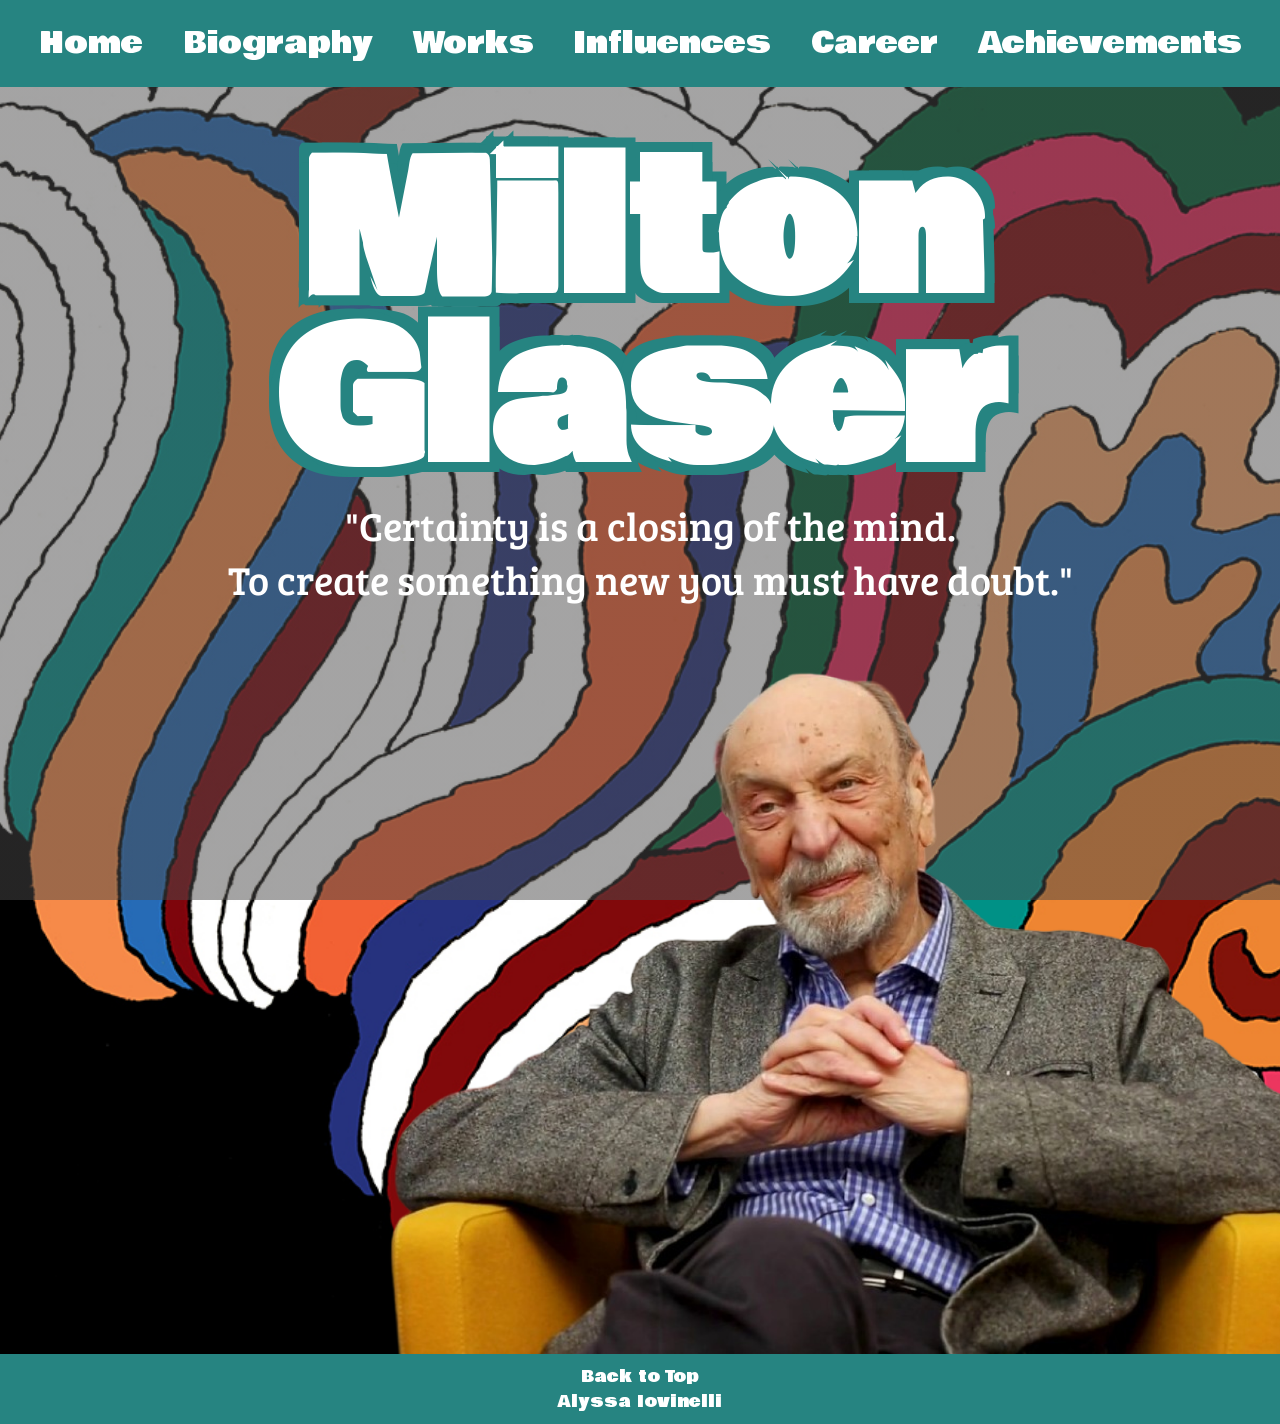
<file: index.html>
<!DOCTYPE html>
<html lang="en">
  <head>
    <meta charset="UTF-8">
    <title>HTML 5 Boilerplate</title>
    <link rel="stylesheet" href="css/style.css">
    <style>

@import url('https://fonts.googleapis.com/css2?family=Bowlby+One&family=Bree+Serif&display=swap');

</style>
  </head>
  <body class="index-body">
    
    <header>
    <nav class="menu">
      <ul class="home-nav-bar">
        <li><a href="index.html" class="index-home">Home</a></li>
        <li><a href="biography.html" class="bio-home">Biography</a></li>
        <li><a href="works.html" class="works-home">Works</a></li>
        <li><a href="influences.html" class="influences-home">Influences</a></li>
        <li><a href="career.html" class="career-home">Career</a></li>
        <li><a href="achievements.html" class="achievements-home">Achievements</a></li>
      </ul>
    </nav>
  </header>
   
    <h1>Milton<br>Glaser</h1>

    <section>
      <p class="intro-quote">"Certainty is a closing of the mind.<br>To create something new you must have doubt."</p>
      <img src="images/glaser_cutout.png" alt="Milton Glaser" class="milton-glaser">
    </section>
    
  <footer>
    <a href="#top">Back to Top</a>
    <p>Alyssa Iovinelli</p>
  </footer>

  </body>
</html>
</file>
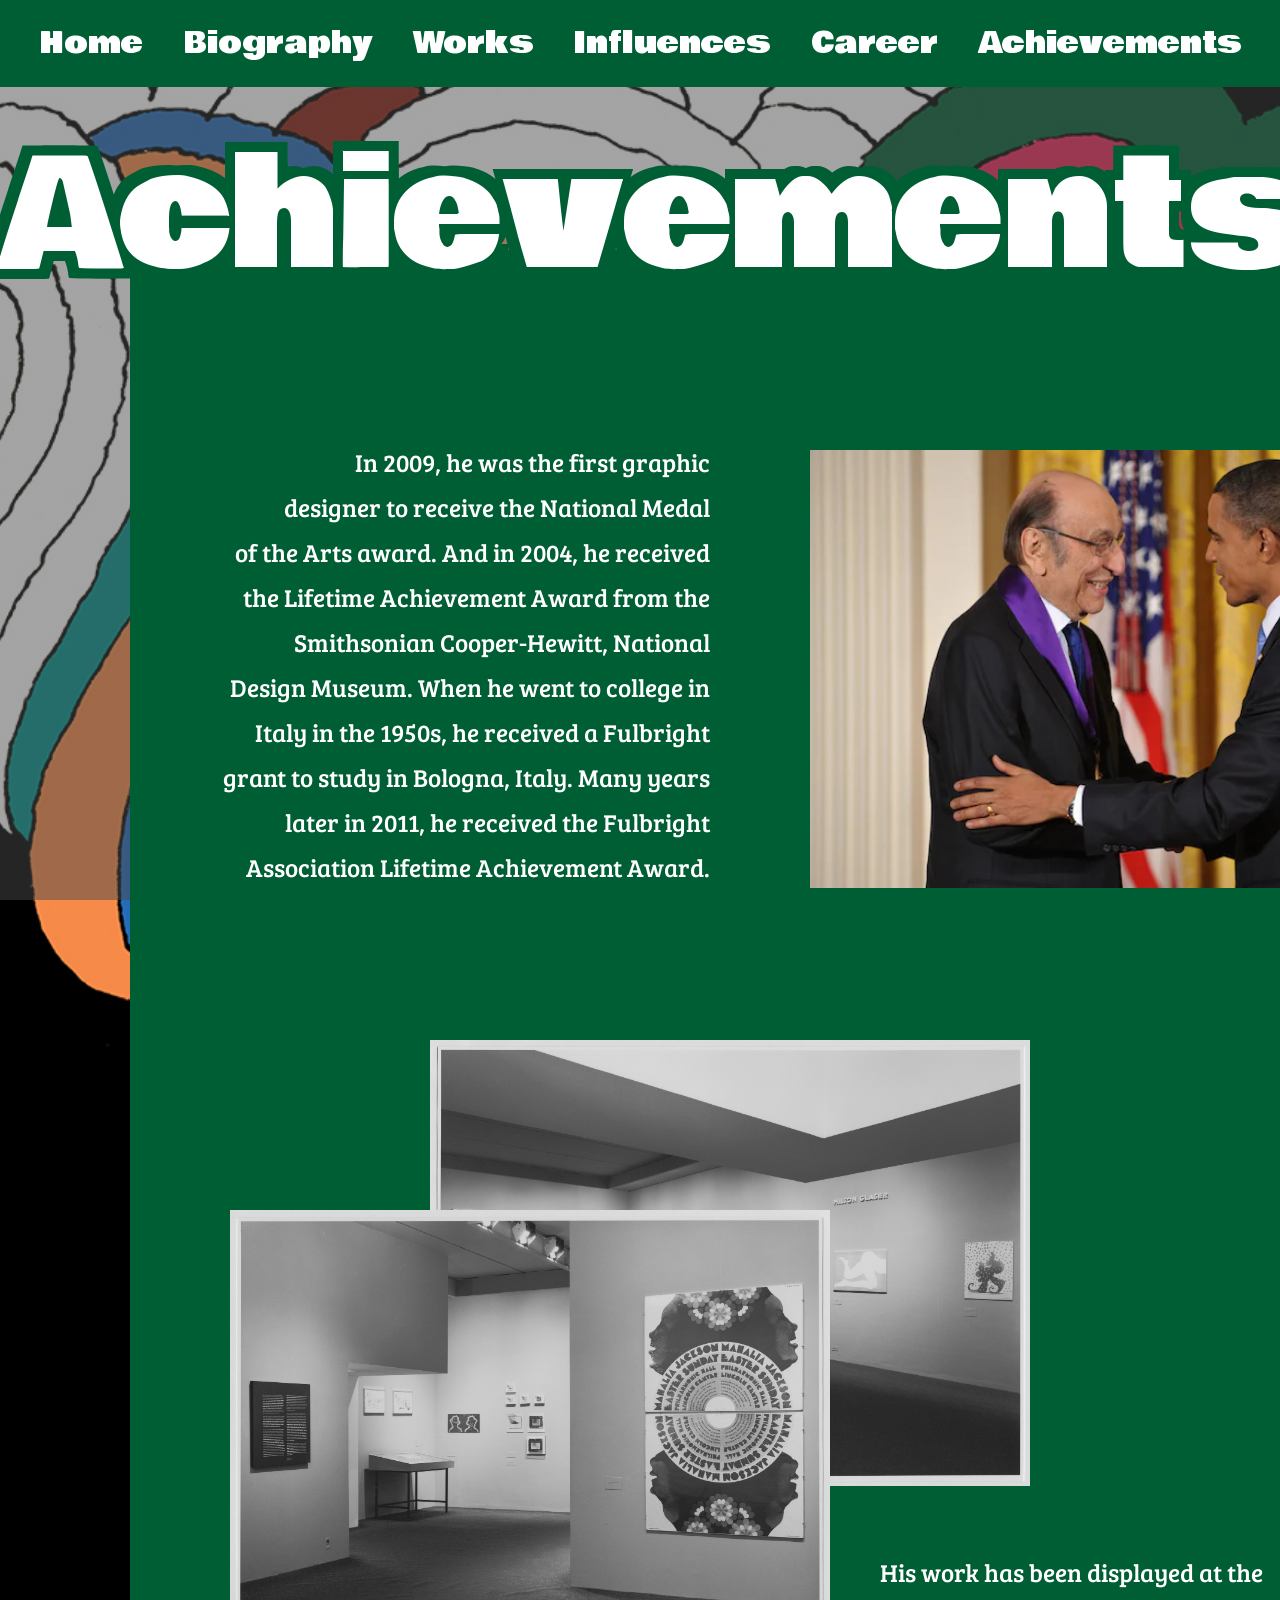
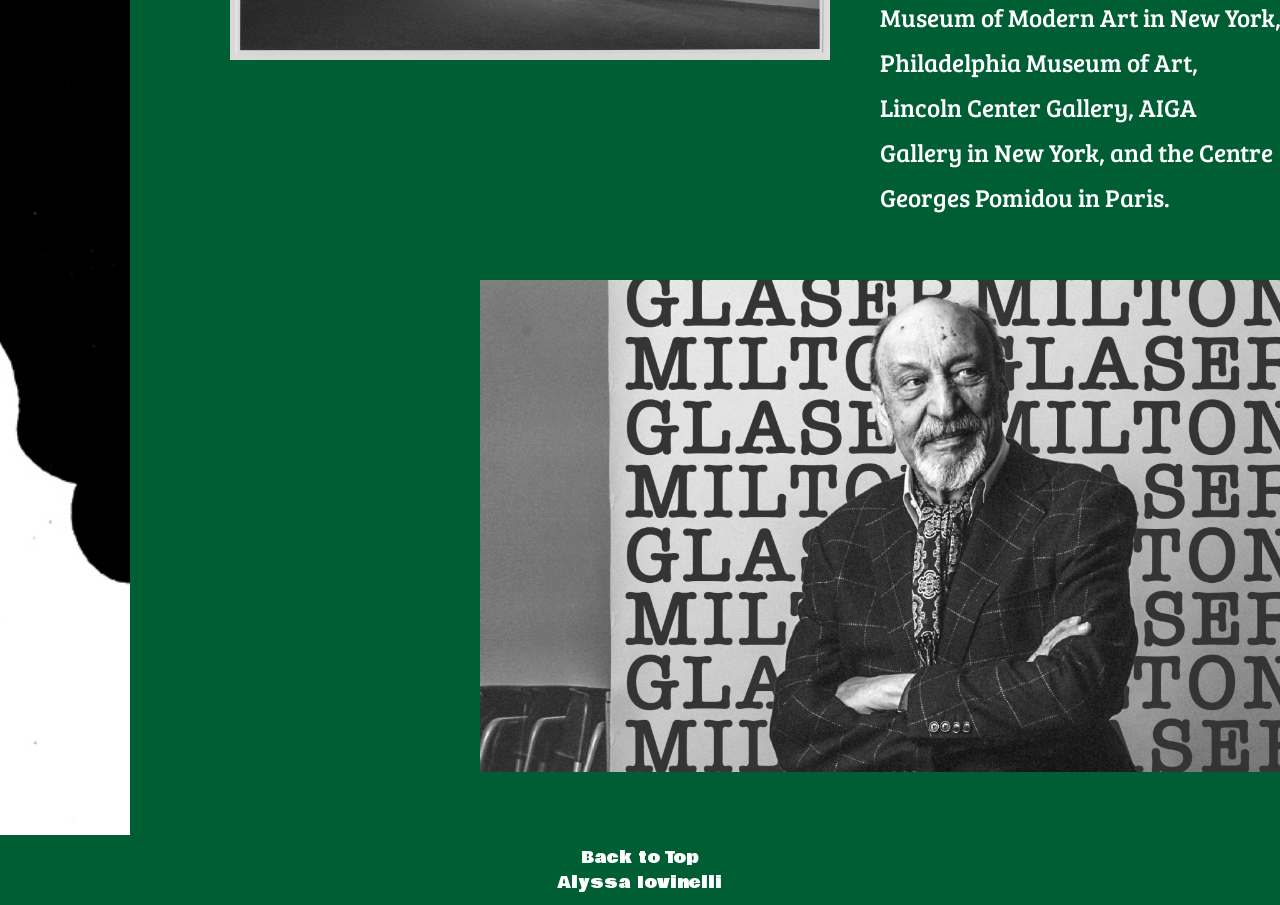
<file: achievements.html>
<!DOCTYPE html>
<html lang="en">
  <head>
    <meta charset="UTF-8">
    <title>HTML 5 Boilerplate</title>
    <link rel="stylesheet" href="css/style.css">

    <style>

      @import url('https://fonts.googleapis.com/css2?family=Bowlby+One&family=Bree+Serif&display=swap');

    </style>

  </head>
  <body class="achievements-body">

    <header>
    <nav class="menu">
      <ul class="achievements-nav-bar">
        <li><a href="index.html" class="index-home">Home</a></li>
        <li><a href="biography.html" class="bio-home">Biography</a></li>
        <li><a href="works.html" class="works-home">Works</a></li>
        <li><a href="influences.html" class="influences-home">Influences</a></li>
        <li><a href="career.html" class="career-home">Career</a></li>
        <li><a href="achievements.html" class="achievements-home">Achievements</a></li>
      </ul>
    </nav>
  </header>

    <p class="achievements-title">Achievements</p>
    <div class="rectangle5 achievements-grid">

      <p class="obama_para">In 2009, he was the first graphic<br>designer to receive the National Medal<br>of the Arts award.  And in 2004, he received<br>the Lifetime Achievement Award from the<br>Smithsonian Cooper-Hewitt, National<br>Design Museum. When he went to college in<br>Italy in the 1950s, he received a Fulbright<br>grant to study in Bologna, Italy. Many years<br>later in 2011, he received the Fulbright<br>Association Lifetime Achievement Award.</p>
      <img class="glaser_medal reveal" src="images/glaser_medal.jpg" alt="Milton Glaser receiving the National Medal of the Arts award from former President Barack Obama">

      <p class="moma_para">His work has been displayed at the<br>Museum of Modern Art in New York,<br>Philadelphia Museum of Art,<br>Lincoln Center Gallery, AIGA<br>Gallery in New York, and the Centre<br>Georges Pomidou in Paris.</p>
      <img class= "moma_1 scroll-slide-left" src="images/moma_1.jpg" alt="gallery view of Glaser's work displayed at the Museum of Modern Art in New York" class="moma-1">
      <img class= "moma_2 scroll-slide-right" src="images/moma_2.jpg" alt="gallery view of Glaser's work displayed at the Museum of Modern Art in New York" class="moma-2">

    <img class= "milton_crossing_arms scroll-slide-right" src="images/milton_crossing_arms.jpg" alt="Milton Glaser crossing his arms and looking away from the camera" class="milton-crossing-arms">

    </div>

    <footer class="achievements-footer">
    <a href="#top">Back to Top</a>
    <p>Alyssa Iovinelli</p>
  </footer>

  </body>
</html>
</file>
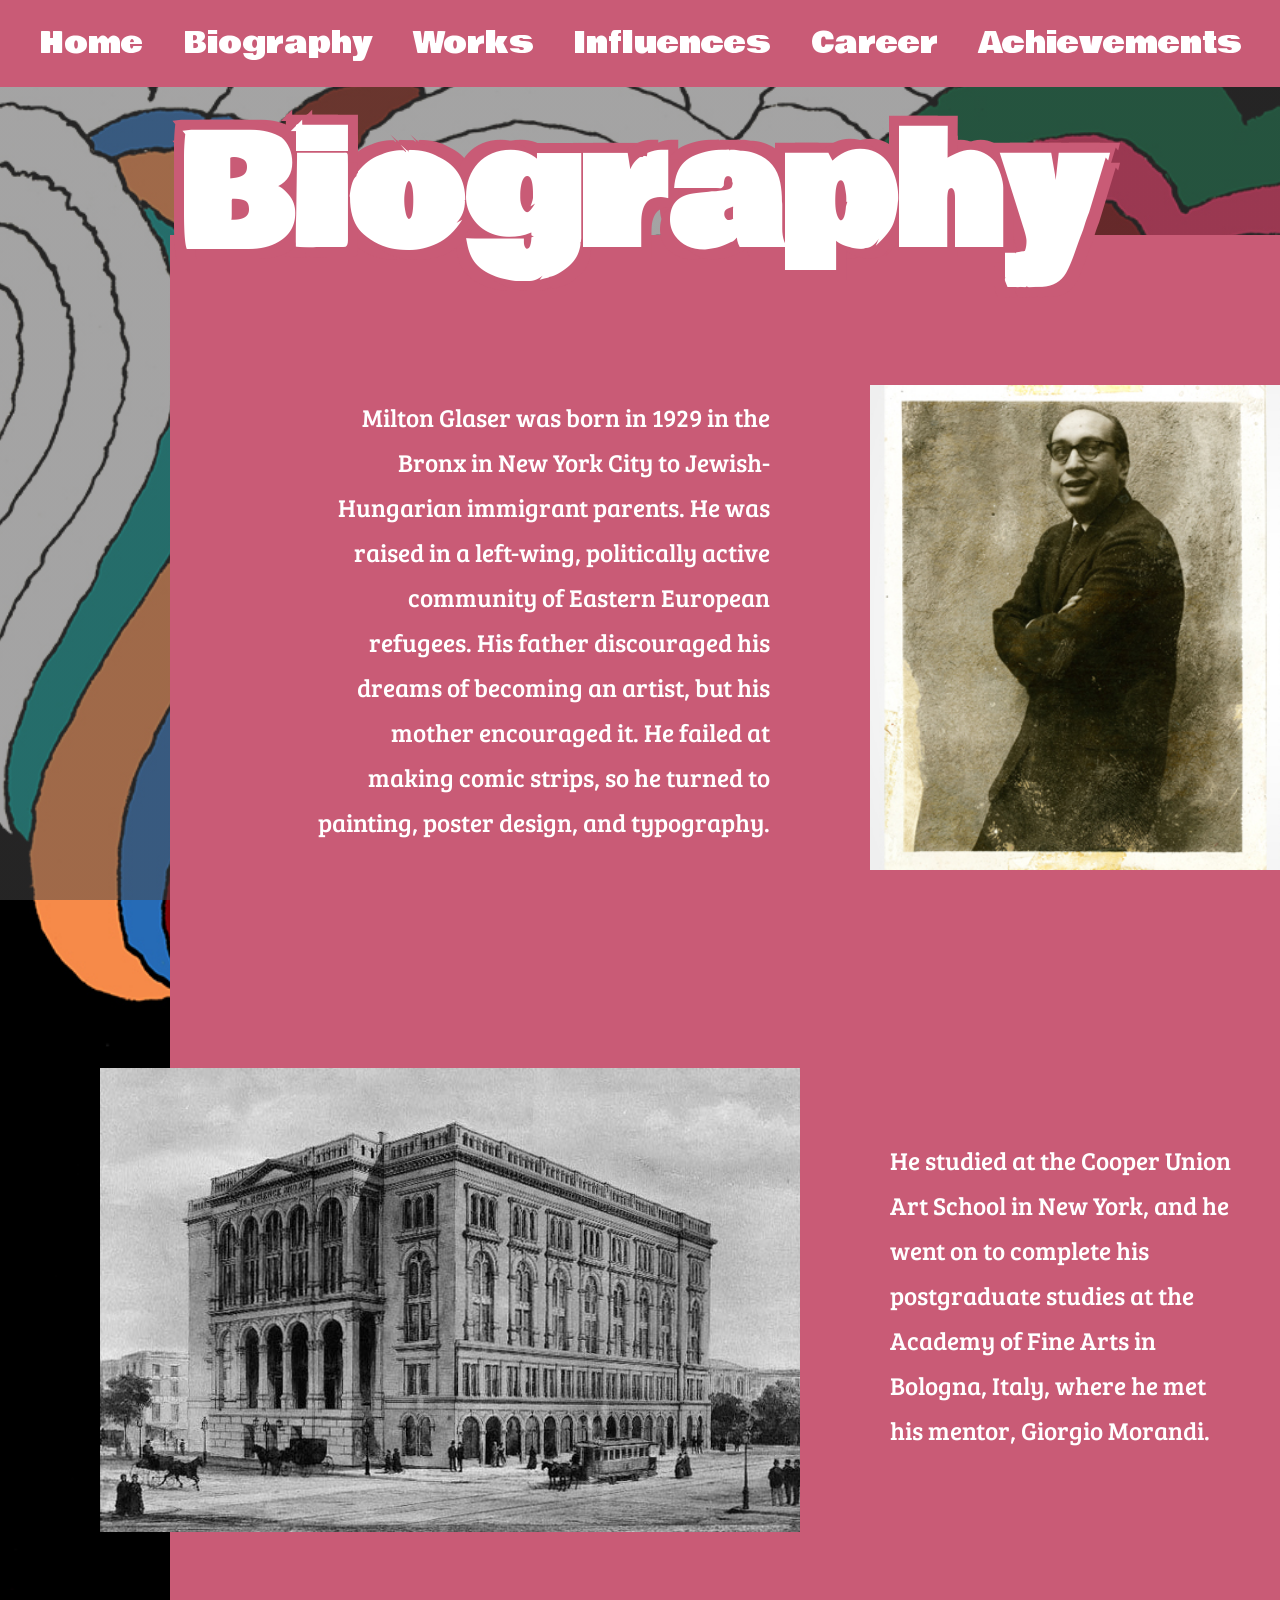
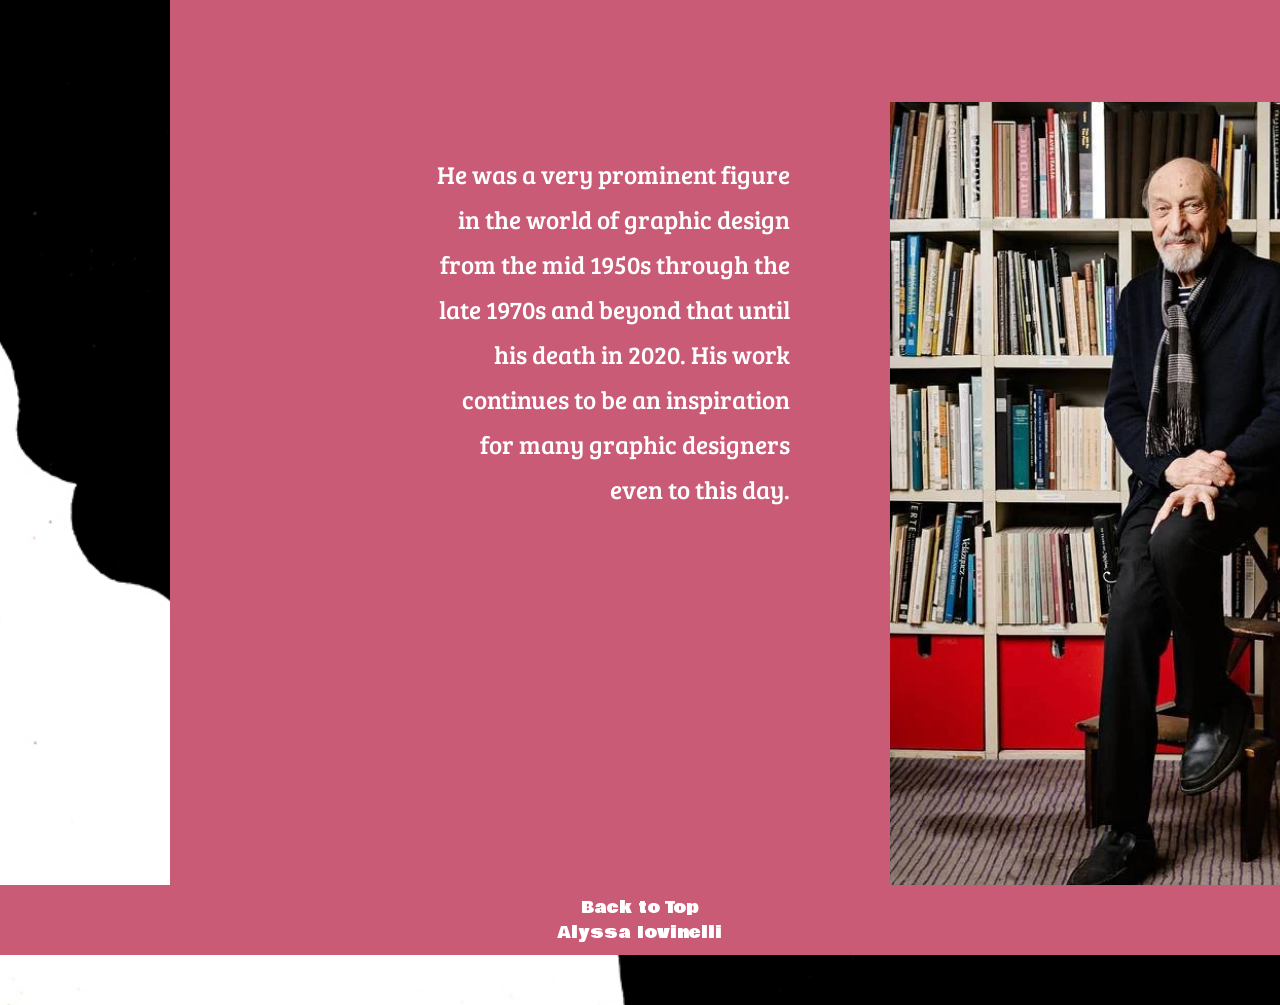
<file: biography.html>
<!DOCTYPE html>
<html lang="en">

<head>
  <meta charset="UTF-8">
  <title>HTML 5 Boilerplate</title>
  <link rel="stylesheet" href="css/style.css">
  <style>
    @import url('https://fonts.googleapis.com/css2?family=Bowlby+One&family=Bree+Serif&display=swap');
  </style>
</head>

<body class="bio-body">
  <header>
    <nav class="menu">
      <ul class="bio-nav-bar">
        <li><a href="index.html" class="index-home">Home</a></li>
        <li><a href="biography.html" class="bio-home">Biography</a></li>
        <li><a href="works.html" class="works-home">Works</a></li>
        <li><a href="influences.html" class="influences-home">Influences</a></li>
        <li><a href="career.html" class="career-home">Career</a></li>
        <li><a href="achievements.html" class="achievements-home">Achievements</a></li>
      </ul>
    </nav>
  </header>

  <h2>Biography</h2>
  <div class="rectangle1 bio-grid">
    <p class="family-bio-para">Milton Glaser was born in 1929 in the<br>Bronx in New York City to Jewish-<br>Hungarian
      immigrant parents. He was<br>raised in a left-wing, politically active<br>community of Eastern
      European<br>refugees. His father discouraged his<br>dreams of becoming an artist, but his<br>mother encouraged it.
      He failed at<br>making comic strips, so he turned to<br>painting, poster design, and typography.</p>
    <img class="family-bio-image reveal" src="images/young_glaser.jpg" alt="Young adult Milton Glaser">

    <p class="cooper-union-para">He studied at the Cooper Union<br>Art School in New York, and he<br>went on to complete
      his<br>postgraduate studies at the<br>Academy of Fine Arts in<br>Bologna, Italy, where he met<br>his mentor,
      Giorgio Morandi.</p>
    <img class="cooper-union-image scroll-slide-right" src="images/cooper_union.jpg"
      alt="The Cooper Union Art School in New York City where Milton Glaser studied in the early 1950s">

    <p class="glaser-seated-para">He was a very prominent figure<br>in the world of graphic design<br>from the mid 1950s
      through the<br>late 1970s and beyond that until<br>his death in 2020. His work<br>continues to be an
      inspiration<br>for many graphic designers<br>even to this day.</p>
    <img class="glaser-seated-image scroll-slide-left" src="images/seated_standing_glaser.jpg"
      alt="Milton Glaser seated in front of a bookshelf">
  </div>

  <footer class="bio-footer">
    <a href="#top">Back to Top</a>
    <p>Alyssa Iovinelli</p>
  </footer>

</body>

</html>
</file>
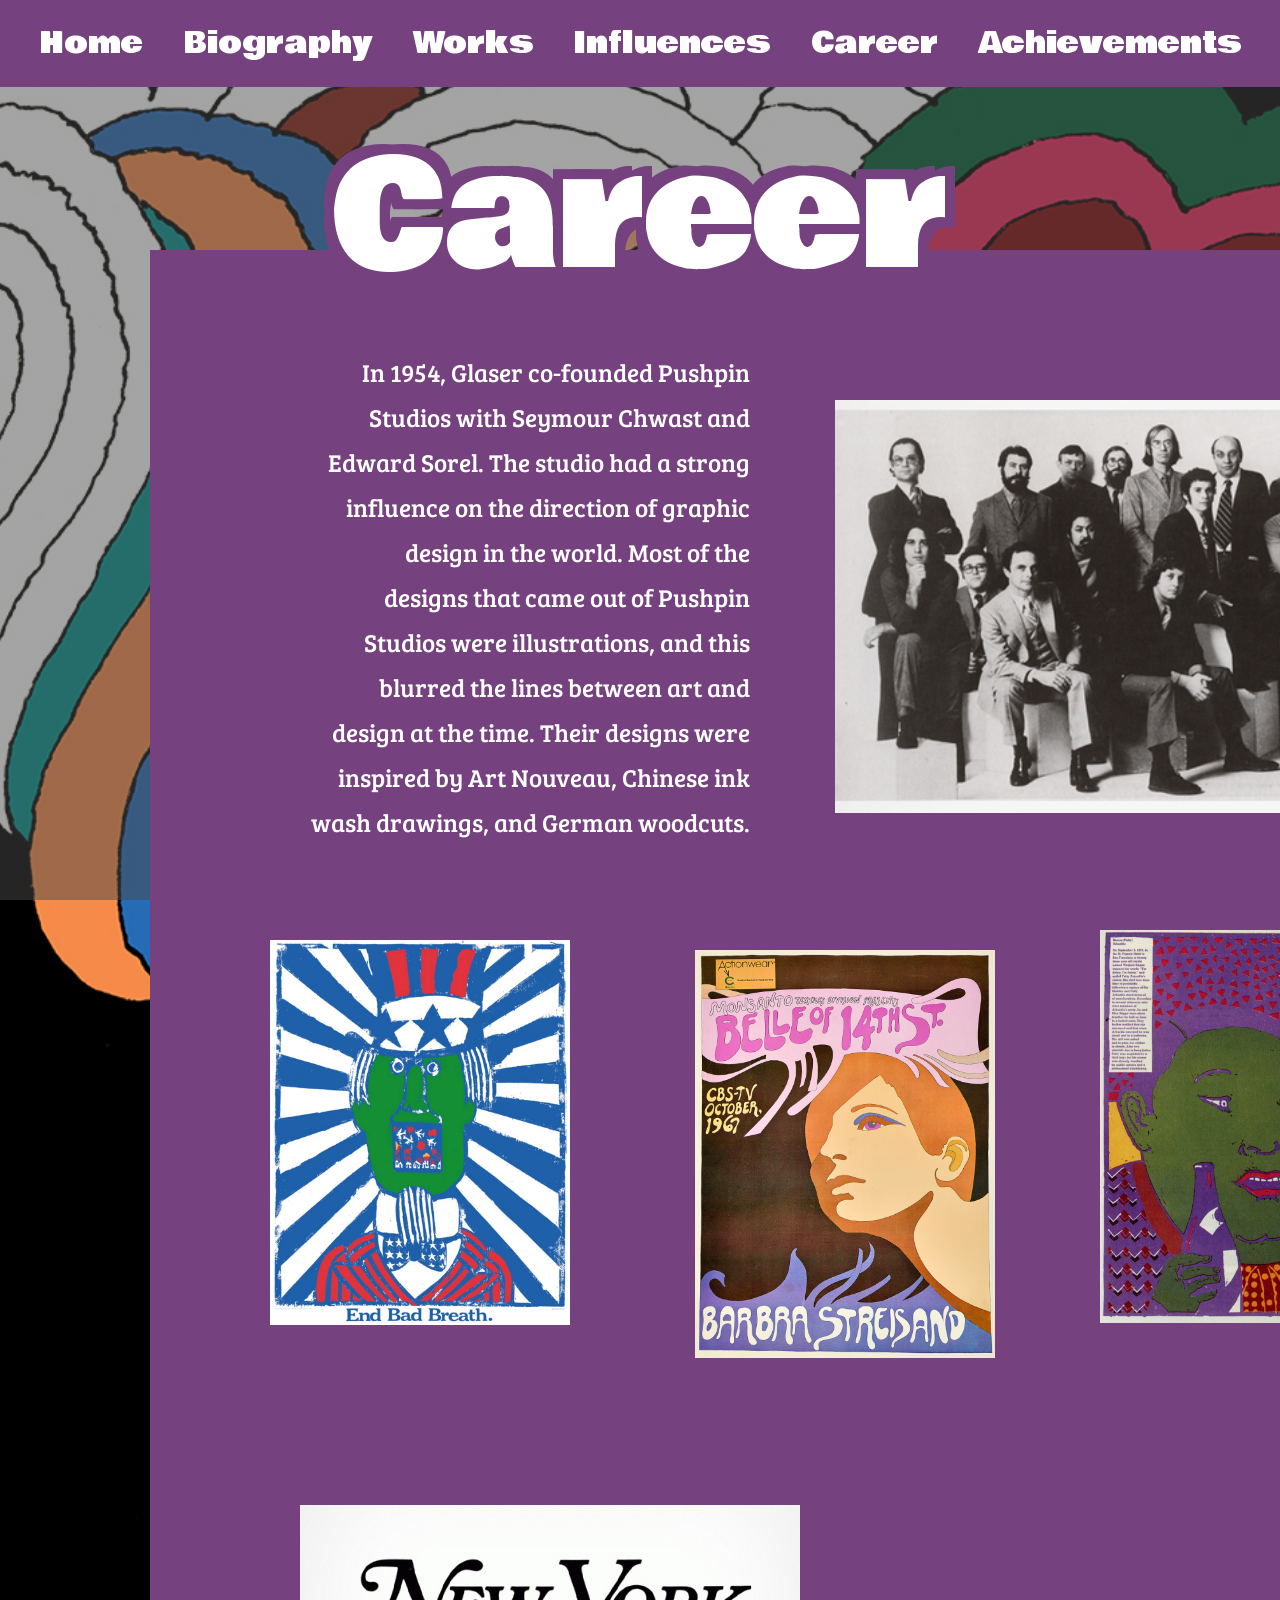
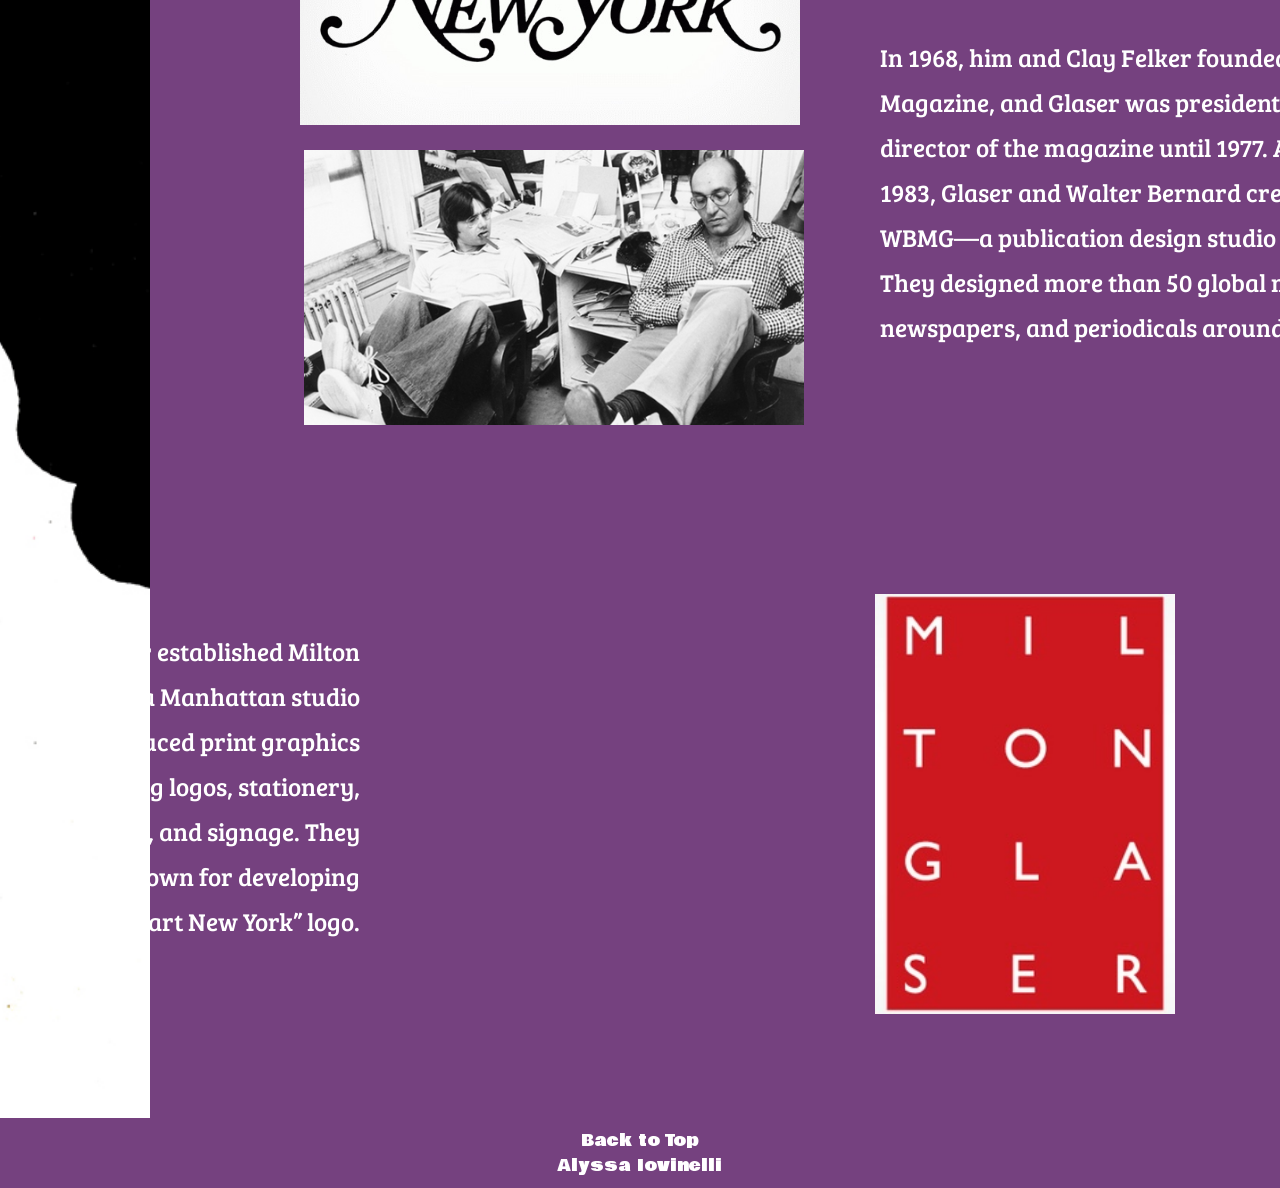
<file: career.html>
<!DOCTYPE html>
<html lang="en">
  <head>
    <meta charset="UTF-8">
    <title>HTML 5 Boilerplate</title>
    <link rel="stylesheet" href="css/style.css">

    <style>

      @import url('https://fonts.googleapis.com/css2?family=Bowlby+One&family=Bree+Serif&display=swap');

    </style>

  </head>
  <body class="career_body">

    <header>
    <nav class="menu">
      <ul class="career-nav-bar">
        <li><a href="index.html" class="index-home">Home</a></li>
        <li><a href="biography.html" class="bio-home">Biography</a></li>
        <li><a href="works.html" class="works-home">Works</a></li>
        <li><a href="influences.html" class="influences-home">Influences</a></li>
        <li><a href="career.html" class="career-home">Career</a></li>
        <li><a href="achievements.html" class="achievements-home">Achievements</a></li>
      </ul>
    </nav>
  </header>

    <p class="career-title">Career</p>
    <div class="rectangle4 career-grid">
      <p class="pushpin_para">In 1954, Glaser co-founded Pushpin<br>Studios with Seymour Chwast and<br>Edward Sorel. The studio had a strong<br>influence on the direction of graphic<br>design in the world.  Most of the<br>designs that came out of Pushpin<br>Studios were illustrations, and this<br>blurred the lines between art and<br>design at the time.  Their designs were<br>inspired by Art Nouveau, Chinese ink<br>wash drawings, and German woodcuts.</p>
      
      <img class="pushpin_studio reveal" src="images/pushpin_studio.jpg">
      <img class="pushpin_work_1 scroll-slide-right" src="images/pushpin_work_1.png" alt="A lithography print of a blue, green, and red Uncle Sam with stripes radiating from his head in the background and the words 'Bad Breath' on the bottom">
      <img class="pushpin_work_2 scroll-slide-up" src="images/pushpin_work_2.png" alt="A lithography print of Barbra Streisand">
      <img class="pushpin_work_3 scroll-slide-left" src="images/pushpin_work_3.png" alt="A lithography print of a green-faced woman holding a bottle and looking at a woman lying naked on a bed">
  </div>

      <p class="ny_magazine_para">In 1968, him and Clay Felker founded New York<br>Magazine, and Glaser was president and design<br>director of the magazine until 1977.  And in<br>1983, Glaser and Walter Bernard created<br>WBMG—a publication design studio in NYC.<br>They designed more than 50 global magazines,<br>newspapers, and periodicals around the world.</p>
      <img class="ny_magazine_logo scroll-slide-right" src="images/ny_magazine_logo.jpg" alt="New York Magazine logo designed by Glaser and Felker">
      <img class="glaser_wbmg scroll-slide-right" src="images/glaser_wbmg.jpg" alt="Milton Glaser and Walter Bernard">

      <p class="milton_glaser_inc_para">In 1974, Glaser established Milton<br>Glaser Inc., a Manhattan studio<br>that produced print graphics<br>including logos, stationery,<br>brochures, and signage.  They<br>were most known for developing<br>the iconic “I Heart New York” logo.</p>
      <img class= "milton_glaser_inc scroll-slide-left" src="images/milton_glaser_inc.jpg" alt="Milton Glaser Inc. logo which is a red rectangle with Milton's full name in white text">

    <footer class="career-footer">
    <a href="#top">Back to Top</a>
    <p>Alyssa Iovinelli</p>
  </footer>

  </body>
</html>
</file>
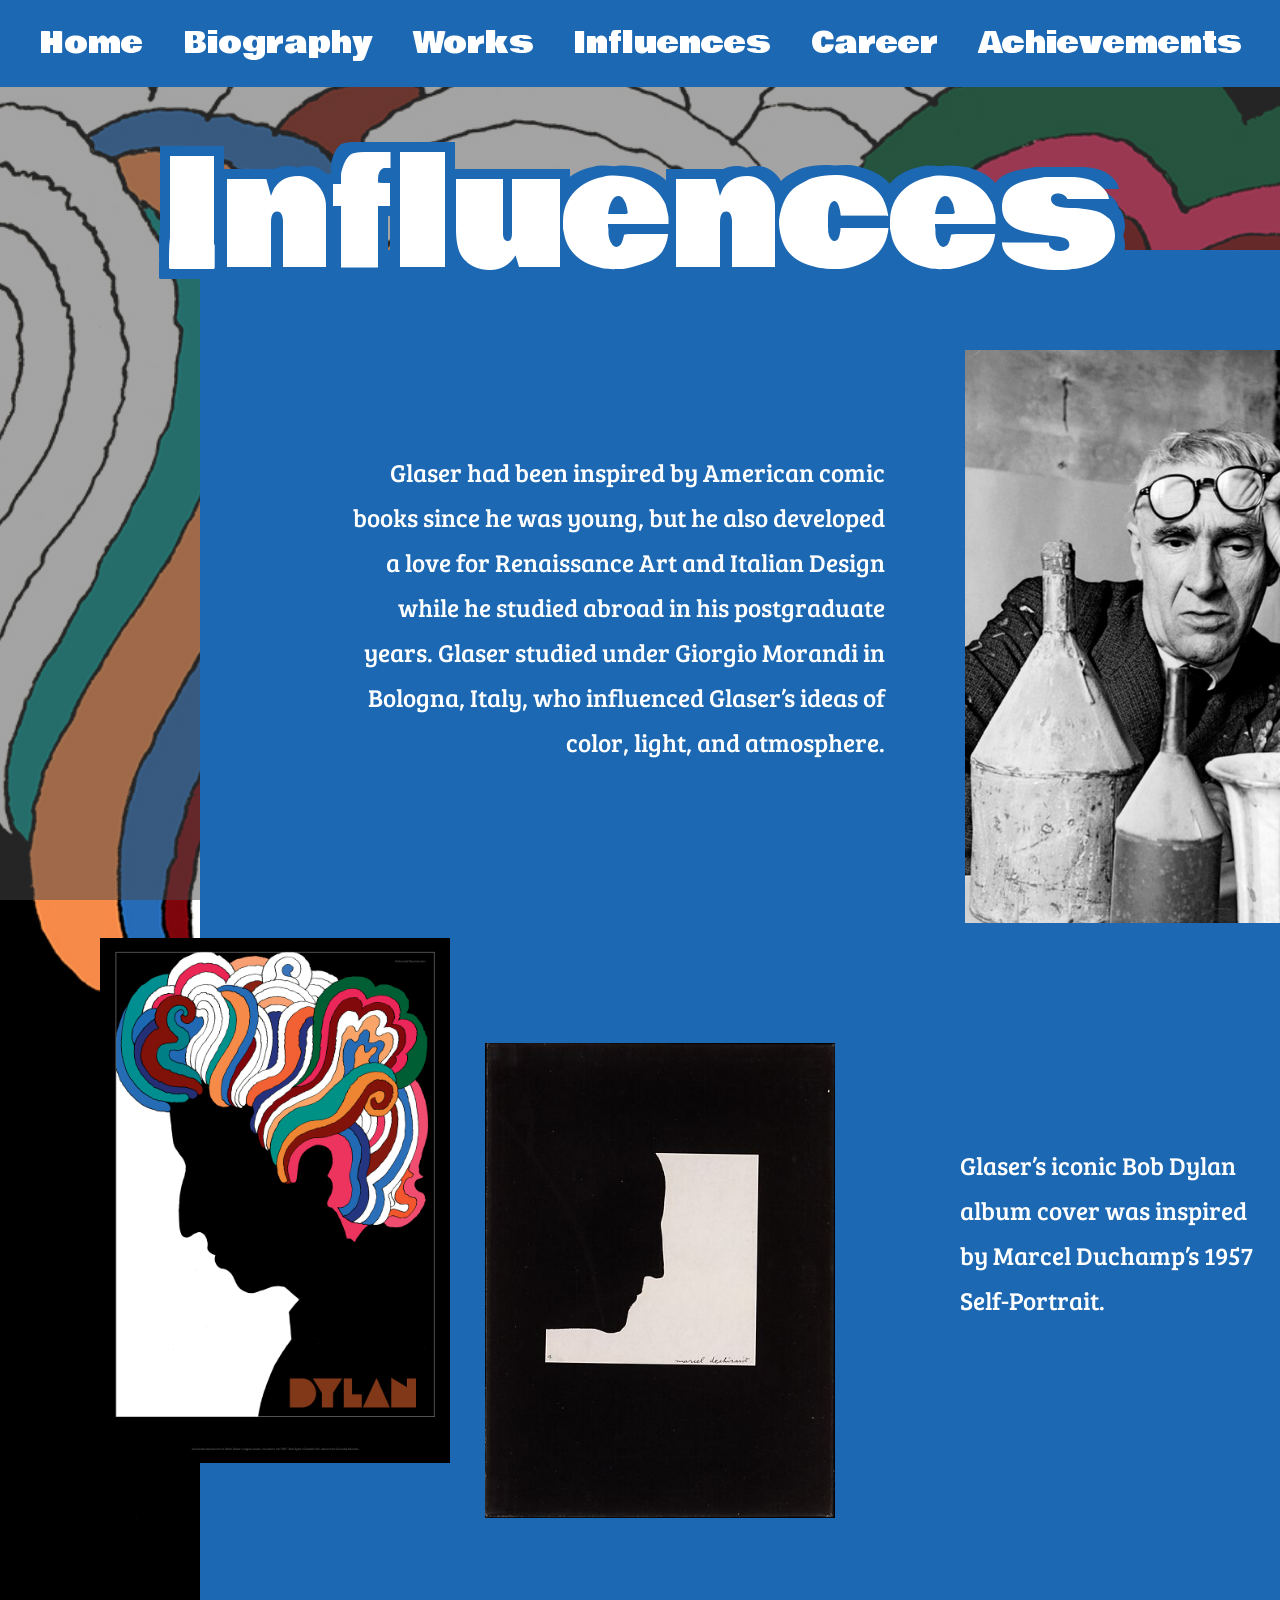
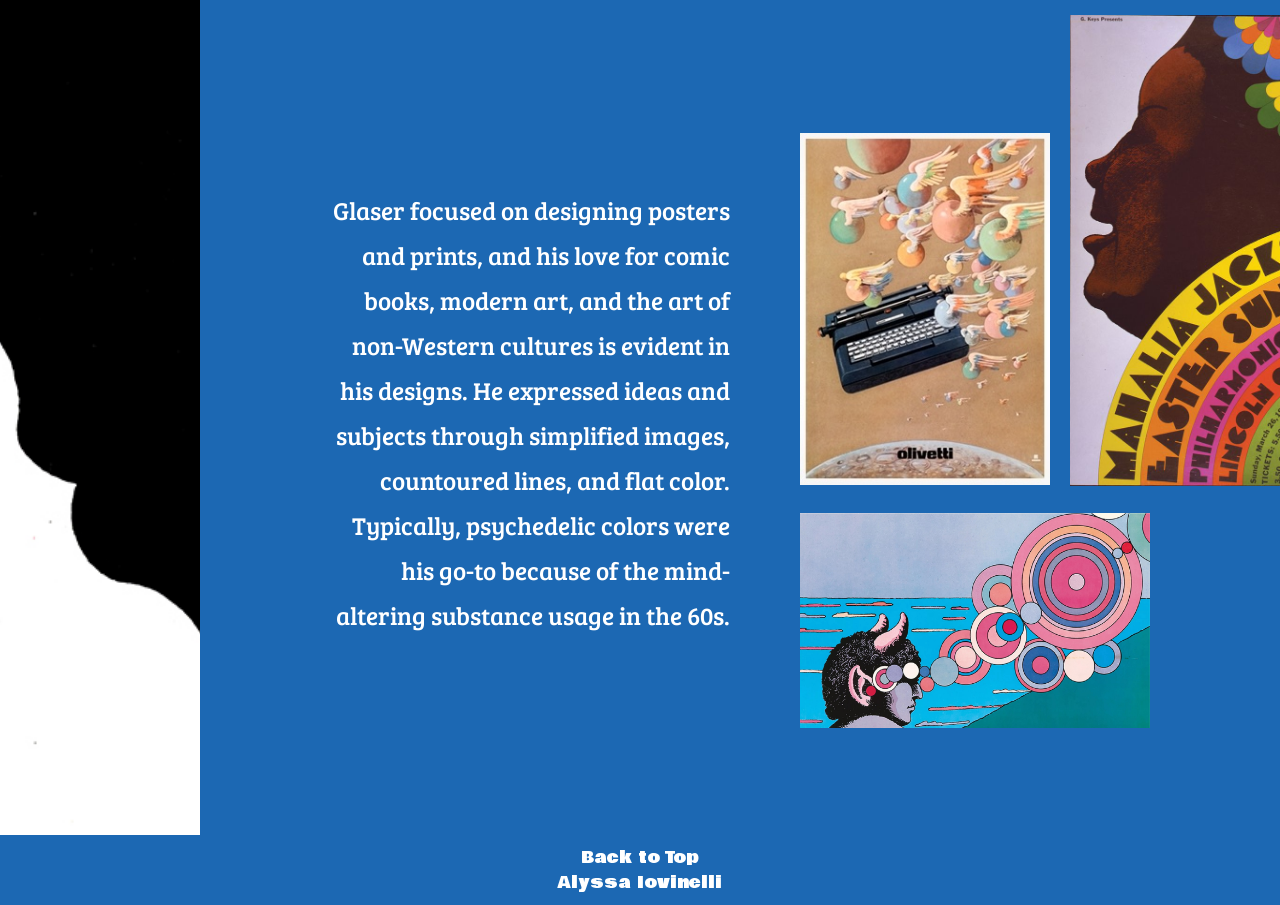
<file: influences.html>
<!DOCTYPE html>
<html lang="en">
  <head>
    <meta charset="UTF-8">
    <title>HTML 5 Boilerplate</title>
    <link rel="stylesheet" href="css/style.css">

    <style>
      @import url('https://fonts.googleapis.com/css2?family=Bowlby+One&family=Bree+Serif&display=swap');
    </style>

  </head>
  <body class="influences-body">

    <header>
    <nav class="menu">
      <ul class="influences-nav-bar">
        <li><a href="index.html" class="index-home">Home</a></li>
        <li><a href="biography.html" class="bio-home">Biography</a></li>
        <li><a href="works.html" class="works-home">Works</a></li>
        <li><a href="influences.html" class="influences-home">Influences</a></li>
        <li><a href="career.html" class="career-home">Career</a></li>
        <li><a href="achievements.html" class="achievements-home">Achievements</a></li>
      </ul>
    </nav>
  </header>

    <p class="influences-title">Influences</p>
    <div class="rectangle3 influences-grid">
      <p class="morandi_para">Glaser had been inspired by American comic<br>books since he was young, but he also developed<br>a love for Renaissance Art and Italian Design<br>while he studied abroad in his postgraduate<br>years.  Glaser studied under Giorgio Morandi in<br>Bologna, Italy, who influenced Glaser’s ideas of<br>color, light, and atmosphere.</p>
      <img class="morandi reveal" src="images/giorgio_morandi.png" alt="Giorgio Morandi lifting his glasses off his face and looking at a still life setup">
   
      <p class="duchamp_para">Glaser’s iconic Bob Dylan<br>album cover was inspired<br>by Marcel Duchamp’s 1957<br>Self-Portrait.</p>
      <img class="duchamp_profile scroll-slide-right" src="images/duchamp_profile.jpg" alt="Marcel Duchamp's Self-Portrait" class="duchamp">
      <img class="bob_dylan scroll-slide-right" src="images/bob_dylan.jpg" alt="Bob Dylan's Greatest Hits Poster designed by Milton Glaser" class="bob-dylan">
    
      <p class="olivetti_para">Glaser focused on designing posters<br>and prints, and his love for comic<br>books, modern art, and the art of<br>non-Western cultures is evident in<br>his designs.  He expressed ideas and<br>subjects through simplified images,<br>countoured lines, and flat color.<br>Typically, psychedelic colors were<br>his go-to because of the mind-<br>altering substance usage in the 60s.</p>
      <img class="olivetti scroll-slide-left" src="images/olivetti_colorful_spheres.jpg" alt="Olivetti poster" >
      <img class="glaser_inspo scroll-slide-left"src="images/milton_glaser_inspo.jpg" alt="Image of a man with horns and colorful circles are coming from his ears">
      <img class="mahalia_jackson scroll-slide-left" src="images/mahalia_jackson.jpg" alt="Lithograph poster of Mahalia Jackson">
    </div>

    <footer class="influences-footer">
    <a href="#top">Back to Top</a>
    <p>Alyssa Iovinelli</p>
  </footer>

  </body>
</html>
</file>
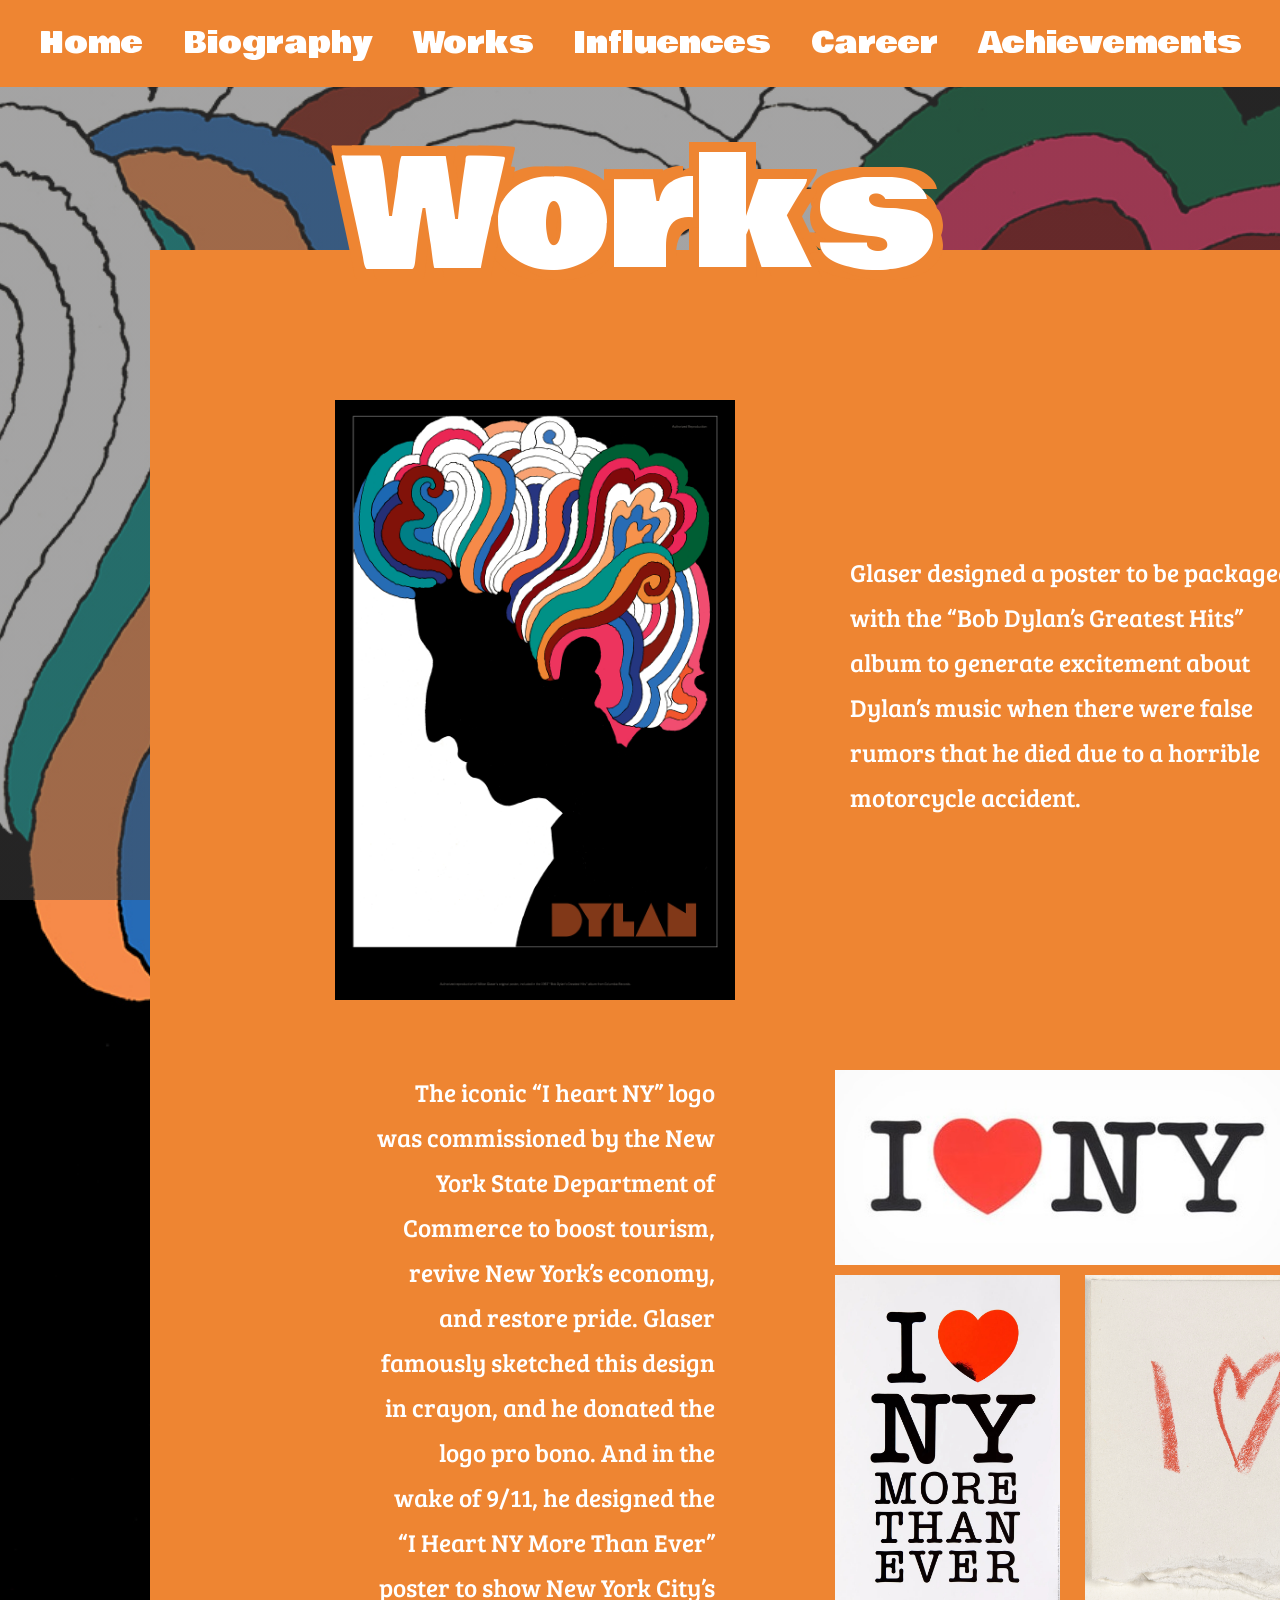
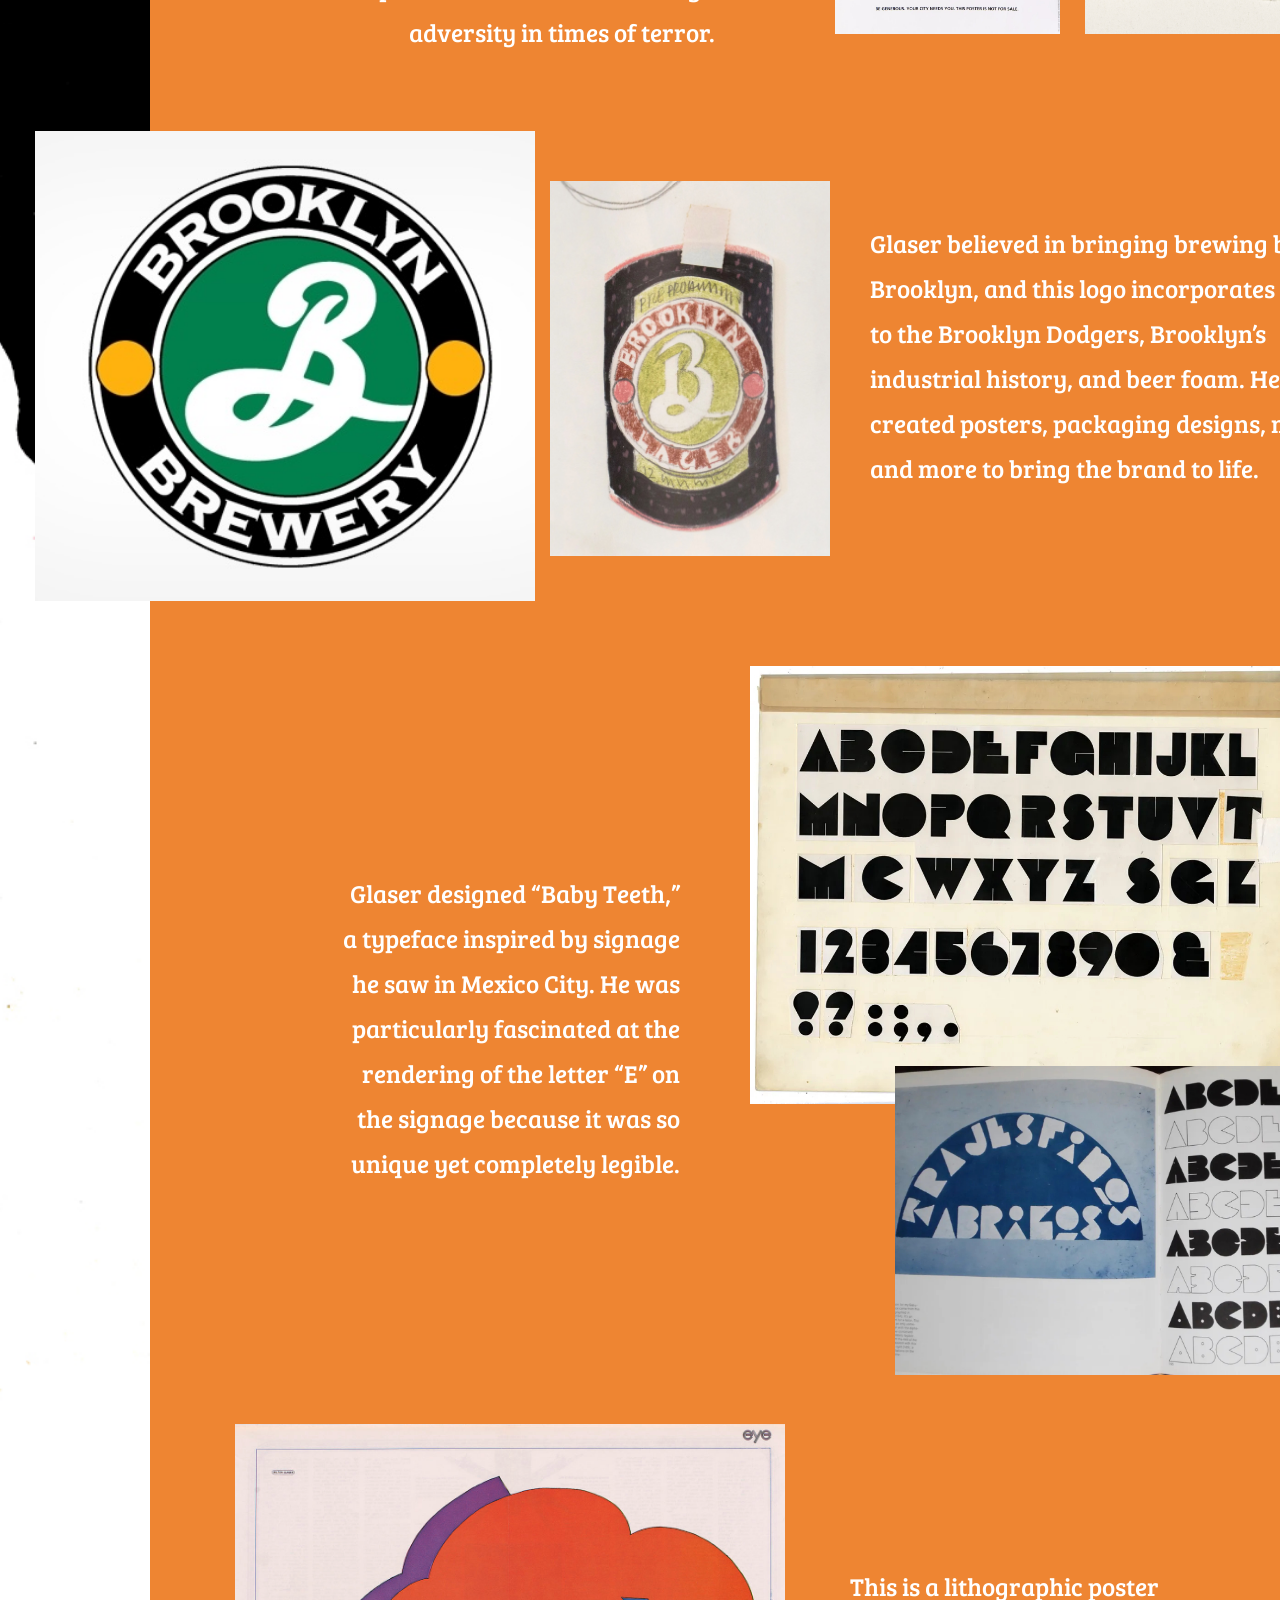
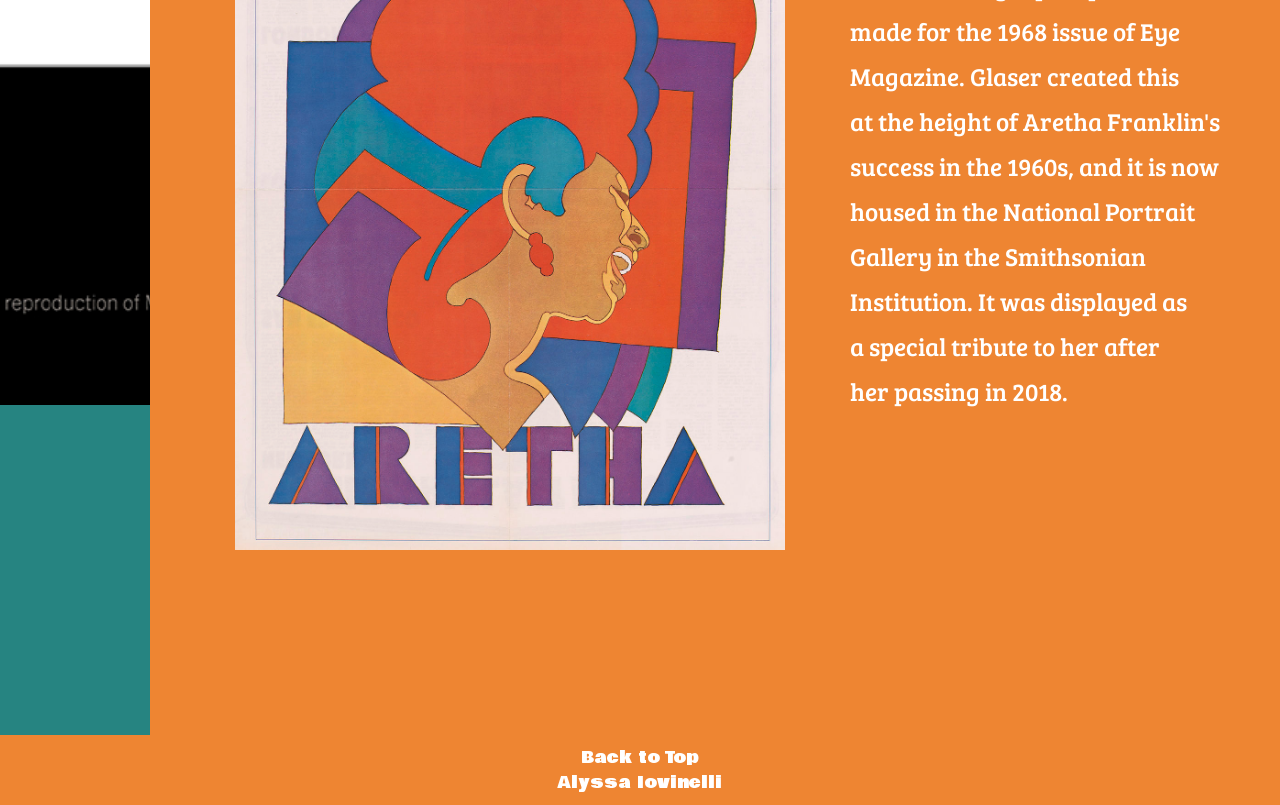
<file: works.html>
<!DOCTYPE html>
<html lang="en">

<head>
  <meta charset="UTF-8">
  <title>HTML 5 Boilerplate</title>
  <link rel="stylesheet" href="css/style.css">
  <style>
    @import url('https://fonts.googleapis.com/css2?family=Bowlby+One&family=Bree+Serif&display=swap');
  </style>
</head>

<body class="works-body">

  <header>
    <nav class="menu">
      <ul class="works-nav-bar">
        <li><a href="index.html" class="index-home">Home</a></li>
        <li><a href="biography.html" class="bio-home">Biography</a></li>
        <li><a href="works.html" class="works-home">Works</a></li>
        <li><a href="influences.html" class="influences-home">Influences</a></li>
        <li><a href="career.html" class="career-home">Career</a></li>
        <li><a href="achievements.html" class="achievements-home">Achievements</a></li>
      </ul>
    </nav>
  </header>

  <p class="works-title">Works</p>
  <div class="rectangle2 works-grid">
  <p class="greatest_hits_para">Glaser designed a poster to be packaged <br>with the “Bob Dylan’s Greatest
    Hits”<br>album to generate excitement about<br>Dylan’s music when there were false<br>rumors that he died due to a
    horrible<br>motorcycle accident.</p>
  <img class="greatest-hits reveal" src="images/bob_dylan.jpg"
    alt="Bob Dylan's Greatest Hits Poster designed by Milton Glaser">

  <p class="i_heart_ny_para">The iconic “I heart NY” logo<br>was commissioned by the New<br>York State Department
    of<br>Commerce to boost tourism,<br>revive New York’s economy,<br>and restore pride. Glaser<br>famously sketched
    this design<br>in crayon, and he donated the<br>logo pro bono. And in the<br>wake of 9/11, he designed the<br>“I
    Heart NY More Than Ever”<br>poster to show New York City’s<br>adversity in times of terror.</p>
  <img class="i_heart_ny scroll-slide-left" src="images/i_heart_ny.jpg" alt="I Heart NY logo designed by Milton Glaser">
  <img class="i_heart_ny_more_than_ever scroll-slide-left" src="images/i_heart_ny_more_than_ever.jpg"
    alt="I Heart NY More Than Ever poster designed by Milton Glaser">
  <img class="i_heart_ny_crayon scroll-slide-left" src="images/i_heart_ny_crayon.jpg"
    alt="I Heart NY crayon sketch designed by Milton Glaser">

  <p class="brewing_para">Glaser believed in bringing brewing back to<br>Brooklyn, and this logo incorporates a nod<br>to the Brooklyn Dodgers, Brooklyn’s<br>industrial history, and beer foam. He also<br>created posters, packaging designs, motifs,<br>and more to bring the brand to life.</p>
  <img class="brooklyn_brewing_logo scroll-slide-right" src="images/brooklyn_brewing_logo.jpg"
    alt="Brooklyn Brewing logo designed by Milton Glaser">
  <img class="brooklyn_brewery_sketch scroll-slide-right" src="images/brooklyn_brewery_sketch.jpg"
    alt="Brooklyn Brewing logo sketch designed by Milton Glaser">

    <p class="babyteeth_para">Glaser designed “Baby Teeth,”<br>a typeface inspired by signage<br>he saw in Mexico City.
      He was<br>particularly fascinated at the<br>rendering of the letter “E” on<br>the signage because it was
      so<br>unique yet completely legible.</p>
    <img class="babyteeth scroll-slide-left" src="images/babyteeth.jpg" alt="Milton Glaser's Babyteeth Typeface">
    <img class="babyteeth_inspo scroll-slide-left" src="images/babyteeth_inspo.jpg"
      alt="Milton Glaser's Babyteeth typeface inspiration from Mexico City signage">

    <p class="aretha_para">This is a lithographic poster<br>made for the 1968 issue of Eye<br>Magazine. Glaser created this<br>at
      the height of Aretha Franklin's<br>success in the 1960s, and it is now<br>housed in the National Portrait<br>Gallery in the Smithsonian<br>Institution. It was displayed as<br>a special tribute to her after<br>her passing in 2018.</p>
    <img class="aretha scroll-slide-right" src="images/aretha.jpg" alt="Aretha Franklin lithograph poster designed by Milton Glaser">
  </div>

  <footer class="works-footer">
    <a href="#top">Back to Top</a>
    <p>Alyssa Iovinelli</p>
  </footer>

</body>

</html>
</file>
<file: css/style.css>
*,
*::before,
*::after {
    box-sizing: border-box;
    margin: 0;
    padding: 0;
}

@keyframes slideIn {
  from {
    opacity: 0;
    transform: translateX(-100px);
  }
  to {
    opacity: 1;
    transform: translateX(0);
  }
}

@keyframes slideInRight {
  from {
    opacity: 0;
    transform: translateX(100px);
  }
  to {
    opacity: 1;
    transform: translateX(0);
  }
}

@keyframes slideUp {
  from {
    opacity: 0;
    transform: translateY(100px);
  }
  to {
    opacity: 1;
    transform: translateY(0);
  }
}

@keyframes fadeIn {
  0% {
    opacity:0;
  }
  100% {
    opacity:1;
  }
}

.scroll-slide-right {
  animation: slideIn linear both;
  animation-timeline: view();
  animation-range: entry 0% cover 30%; 
}

.scroll-slide-left {
  animation: slideInRight linear both;
  animation-timeline: view();
  animation-range: entry 0% cover 30%; 
}

.scroll-slide-up {
  animation: slideUp linear both;
  animation-timeline: view();
  animation-range: entry 0% cover 30%; 
}

.index-body {
    background-image: url('../images/bob_dylan.jpg');
    background: linear-gradient(rgba(74, 73, 73, 0.5), rgba(74, 73, 73, 0.5)),
        url('../images/bob_dylan.jpg');
    background-size: cover;
    background-position: center center;
    background-repeat: no-repeat;
    background-attachment: fixed;
    background-color: rgb(38, 132, 129);
    background-size: 200%;
    background-position: 60% 8%;
}

.bowlby-one-regular {
    font-family: "Bowlby One", sans-serif;
    font-weight: 400;
    font-style: normal;
}

.bree-serif-regular {
    font-family: "Bree Serif", serif;
    font-weight: 400;
    font-style: normal;
}

.menu {
    position: fixed;
    top: 0;
    width: 100%;
    z-index: 1000;
    font-family: "Bowlby One", serif;
    font-size: 30px;
}

.home-nav-bar {
    list-style: none;
    background-color: rgb(38, 132, 129);
    display: flex;
    justify-content: center;
}

.bio-nav-bar {
    list-style: none;
    background-color: rgb(201, 91, 118);
    display: flex;
    justify-content: center;
}

.works-nav-bar {
    list-style: none;
    background-color: rgb(238, 133, 50);
    display: flex;
    justify-content: center;
}

.influences-nav-bar {
    list-style: none;
    background-color: rgb(28, 104, 179);
    display: flex;
    justify-content: center;
}

.career-nav-bar {
    list-style: none;
    background-color: rgb(117, 65, 127);
    display: flex;
    justify-content: center;
}

.achievements-nav-bar {
    list-style: none;
    background-color: rgb(0, 94, 52);
    display: flex;
    justify-content: center;
}

ul li {
    display: block;
    padding: 20px 20px;
}

a {
    color: rgb(255, 255, 255);
    text-decoration: none;
    transition: color 0.3s ease;
}

a.index-home:hover {
  color: rgb(38, 132, 129);
  -webkit-text-stroke: 1.5px #fefefe; 
}

a.bio-home:hover {
    color:rgb(201, 91, 118);
    -webkit-text-stroke: 1.5px #fefefe; 
}

a.works-home:hover {
    color:rgb(238, 133, 50);
    -webkit-text-stroke: 1.5px #fefefe;
}

a.influences-home:hover {
    color:rgb(28, 104, 179);
    -webkit-text-stroke: 1.5px #fefefe;
}

a.career-home:hover {
    color:rgb(117, 65, 127);
    -webkit-text-stroke: 1.5px #fefefe;
}

a.achievements-home:hover {
    color:rgb(0, 94, 52);
    -webkit-text-stroke: 1.5px #fefefe;
}

h1 {
    font-size: 180px;
    font-family: "Bowlby One", serif;
    text-align: center;
    position: relative;
    top: 150px;
    color: rgb(255, 255, 255);
    line-height: 94.1%;
    text-shadow:
        10px 10px 0 rgb(38, 132, 129),
        -10px 10px 0 rgb(38, 132, 129),
        -10px -10px 0 rgb(38, 132, 129),
        10px -10px 0 rgb(38, 132, 129);
}

.milton-glaser {
    position: relative;
    left: 360px;
    top: 200px;
    width: 1000px;
    height: auto;
}

.intro-quote {
    font-size: 40px;
    color: rgb(255, 255, 255);
    position: relative;
    text-align: center;
    left: 10px;
    top: 160px;
    font-family: "Bree Serif", serif;
}

footer {
    background-color: rgb(38, 132, 129);
    color: rgb(255, 255, 255);
    text-align: center;
    position: relative;
    padding: 10px;
    width: 100%;
    top: 190px;
    bottom: 0;
    font-family: "Bowlby One", serif;
    font-size: 16px;

    a:link {
        color: rgb(255, 255, 255);
        text-decoration: none;
    }

    a:visited {
        color: rgb(255, 255, 255);
    }
}

/* biography section */

.bio-body {
    background-image: url('../images/bob_dylan.jpg');
    background: linear-gradient(rgba(74, 73, 73, 0.5), rgba(74, 73, 73, 0.5)),
        url('../images/bob_dylan.jpg');
    background-size: cover;
    background-position: center center;
    background-repeat: no-repeat;
    background-attachment: fixed;
    background-color: rgb(38, 132, 129);
    background-size: 200%;
    background-position: 60% 8%;
}

h2 {
    font-size: 150px;
    font-family: "Bowlby One", serif;
    text-align: center;
    position: relative;
    top: 80px;
    color: white;
    text-shadow:
        10px 10px 0 rgb(201, 91, 118),
        -10px 10px 0 rgb(201, 91, 118),
        -10px -10px 0 rgb(201, 91, 118),
        10px -10px 0 rgb(201, 91, 118);
}

.rectangle1 {
    position: relative;
    left: 170px;
    width: 1350px;
    height: 2300px;
    background-color: rgb(201, 91, 118);
    display: inline-block;
    z-index: -1;
}

.bio-grid{
    display: grid;
    grid-template-columns: 1fr 1fr;
    grid-template-rows: 1fr 1fr 1fr;
    gap: 20px;
}

.family-bio-image {
    position: relative;
    top: 150px;
    left:-20px;
    width: 790px;
    height: auto;
}

.reveal {
  animation: fadeIn ease 2.5s;
}

.family-bio-para {
    font-size: 25px;
    font-family: "Bree Serif", serif;
    color: rgb(255, 255, 255);
    position: relative;
    text-align: right;
    top: 160px;
    width: 600px;
    line-height: 180%;
}

.cooper-union-para {
    font-size: 25px;
    font-family: "Bree Serif", serif;
    color: rgb(255, 255, 255);
    position: relative;
    top: 170px;
    line-height: 180%;
    grid-column: 2/3;
}

.cooper-union-image {
    position: relative;
    top: 100px;
    left: -70px;
    width: 700px;
    height: auto;
    grid-column: 1/2;
    grid-row: 2/3;
}

.glaser-seated-para {
    font-size: 25px;
    font-family: "Bree Serif", serif;
    color: rgb(255, 255, 255);
    position: relative;
    text-align: right;
    left: -80px;
    top: 50px;
    line-height: 180%;
}

.glaser-seated-image {
    position: relative;
    width: 650px;
    height: auto;
}

.bio-footer {
    background-color: rgb(201, 91, 118);
    color: rgb(255, 255, 255);
    top: -50px;
    text-align: center;
    position: relative;
    width: 100%;

    a:link {
        color: rgb(255, 255, 255);
        text-decoration: none;
    }

    a:visited {
        color: rgb(255, 255, 255);
    }
}

/* works section */

.works-body {
    background-image: url('../images/bob_dylan.jpg');
    background: linear-gradient(rgba(74, 73, 73, 0.5), rgba(74, 73, 73, 0.5)),
        url('../images/bob_dylan.jpg');
    background-size: cover;
    background-position: center center;
    background-repeat: no-repeat;
    background-attachment: fixed;
    background-color: rgb(38, 132, 129);
    background-size: 200%;
    background-position: 60% 8%;
}

.works-title {
    font-size: 150px;
    font-family: "Bowlby One", serif;
    text-align: center;
    position: relative;
    top: 100px;
    color: white;
    text-shadow:
        10px 10px 0 rgb(238, 133, 50),
        -10px 10px 0 rgb(238, 133, 50),
        -10px -10px 0 rgb(238, 133, 50),
        10px -10px 0 rgb(238, 133, 50);
}

.rectangle2 {
    position: absolute;
    top: 250px;
    left: 150px;
    width: 1350px;
    height: 3700px;
    background-color: rgb(238, 133, 50);
    display: inline-block;
    z-index: -1;
}

.works-grid{
    display: grid;
    grid-template-columns: 1fr 1fr;
    grid-template-rows: 1fr 1fr 1fr;
    gap: 20px;
}

.greatest_hits_para {
    font-size: 25px;
    font-family: "Bree Serif", serif;
    color: rgb(255, 255, 255);
    position: relative;
    text-align: left;
    top: 300px;
    left: 700px;
    line-height: 180%;
}

.greatest-hits {
    position: relative;
    top: 150px;
    left: -500px;
    width: 400px;
    height: auto;
}

.i_heart_ny_para {
    font-size: 25px;
    font-family: "Bree Serif", serif;
    color: rgb(255, 255, 255);
    position: relative;
    text-align: right;
    top: 200px;
    left: -100px;
    line-height: 180%;
}

.i_heart_ny {
    position: relative;
    top: 200px;
    width: 460px;
    height: auto;
}

.i_heart_ny_more_than_ever {
    position: relative;
    top: -200px;
    left: 685px;
    width: 225px;
    height: auto;
}

.i_heart_ny_crayon {
    position: relative;
    top: -200px;
    left: 250px;
    width: 455px;
    height: auto;
}

.brewing_para {
    font-size: 25px;
    font-family: "Bree Serif", serif;
    color: rgb(255, 255, 255);
    position: relative;
    text-align: left;
    top: -60px;
    left: 720px;
    line-height: 180%;
}

.brooklyn_brewing_logo {
    position: relative;
    top: -150px;
    left: -800px;
    width: 500px;
    height: auto;
}

.brooklyn_brewery_sketch {
    position: relative;
    top: -590px;
    left: 400px;
    width: 280px;
    height: auto;
}

.babyteeth_para {
    font-size: 25px;
    font-family: "Bree Serif", serif;
    color: rgb(255, 255, 255);
    position: relative;
    text-align: right;
    top: 100px;
    left: -820px;
    line-height: 180%;
}

.babyteeth {
    position: relative;
    top: -500px;
    left: 600px;
    width: 550px;
    height: auto;
}

.babyteeth_inspo {
    position: relative;
    top: -100px;
    left: 60px;
    width: 550px;
    height: auto;
}

.aretha_para {
    font-size: 25px;
    font-family: "Bree Serif", serif;
    color: rgb(255, 255, 255);
    position: relative;
    text-align: left;
    top: -60px;
    left: 700px;
    line-height: 180%;
}

.aretha {
    position: relative;
    top: -200px;
    left: -600px;
    width: 550px;
    height: auto;
}

.works-footer {
    background-color: rgb(238, 133, 50);
    color: rgb(255, 255, 255);
    position: relative;
    text-align: center;
    top: 3700px;
    position: relative;
    width: 100%;

    a:link {
        color: rgb(255, 255, 255);
        text-decoration: none;
    }

    a:visited {
        color: rgb(255, 255, 255);
    }
}

/* influences section */

.influences-body {
    background-image: url('../images/bob_dylan.jpg');
    background: linear-gradient(rgba(74, 73, 73, 0.5), rgba(74, 73, 73, 0.5)),
        url('../images/bob_dylan.jpg');
    background-size: cover;
    background-position: center center;
    background-repeat: no-repeat;
    background-attachment: fixed;
    background-color: rgb(38, 132, 129);
    background-size: 200%;
    background-position: 60% 8%;
}

.influences-title {
    font-size: 150px;
    font-family: "Bowlby One", serif;
    text-align: center;
    position: relative;
    top: 100px;
    color: white;
    text-shadow:
        10px 10px 0 rgb(28, 104, 179),
        -10px 10px 0 rgb(28, 104, 179),
        -10px -10px 0 rgb(28, 104, 179),
        10px -10px 0 rgb(28, 104, 179);
}

.rectangle3 {
    position: absolute;
    top: 250px;
    left: 200px;
    width: 1350px;
    height: 2200px;
    background-color: rgb(28, 104, 179);
    display: inline-block;
    z-index: -1;
}

.influences-grid {
    display: grid;
    grid-template-columns: 1fr 1fr;
    grid-template-rows: 1fr 1fr 1fr;
    gap: 20px;
}

.morandi_para {
    font-size: 25px;
    font-family: "Bree Serif", serif;
    color: rgb(255, 255, 255);
    position: relative;
    text-align: right;
    top: 200px;
    left: 20px;
    line-height: 180%;
}

.morandi {
    position: relative;
    top: 100px;
    left: 80px;
    width: 450px;
    height: auto;
}

.duchamp_para {
    font-size: 25px;
    font-family: "Bree Serif", serif;
    color: rgb(255, 255, 255);
    position: relative;
    text-align: left;
    top: 300px;
    left: 760px;
    line-height: 180%;
}

.duchamp_profile {
    position: relative;
    top: 200px;
    left: -400px;
    width: 350px;
    height: auto;
}

.bob_dylan {
    position: relative;
    top: -400px;
    left: -100px;
    width: 350px;
    height: auto;
}

.olivetti_para {
    font-size: 25px;
    font-family: "Bree Serif", serif;
    color: rgb(255, 255, 255);
    position: relative;
    text-align: right;
    top: 450px;
    left: -820px;
    line-height: 180%;
}

.olivetti {
    position: relative;
    top: -150px;
    left: 600px;
    width: 250px;
    height: auto;
}

.glaser_inspo {
    position: relative;
    top: 230px;
    left: -85px;
    width: 350px;
    height: auto;
}

.mahalia_jackson {
    position: relative;
    top: -640px;
    left: 870px;
    width: 300px;
    height: auto;
}

.influences-footer {
    background-color: rgb(28, 104, 179);
    color: rgb(255, 255, 255);
    position: relative;
    top: 2200px;
    text-align: center;
    position: relative;
    width: 100%;

    a:link {
        color: rgb(255, 255, 255);
        text-decoration: none;
    }

    a:visited {
        color: rgb(255, 255, 255);
    }
}

/* career section */

.career-title {
    font-size: 150px;
    font-family: "Bowlby One", serif;
    text-align: center;
    position: relative;
    top: 100px;
    color: white;
    text-shadow:
        10px 10px 0 rgb(117, 65, 127),
        -10px 10px 0 rgb(117, 65, 127),
        -10px -10px 0 rgb(117, 65, 127),
        10px -10px 0 rgb(117, 65, 127);
}

.career_body {
    background-image: url('../images/bob_dylan.jpg');
    background: linear-gradient(rgba(74, 73, 73, 0.5), rgba(74, 73, 73, 0.5)),
        url('../images/bob_dylan.jpg');
    background-size: cover;
    background-position: center center;
    background-repeat: no-repeat;
    background-attachment: fixed;
    background-color: rgb(38, 132, 129);
    background-size: 200%;
    background-position: 60% 8%;
}

.rectangle4 {
    position: absolute;
    top: 250px;
    left: 150px;
    width: 1350px;
    height: 2500px;
    background-color: rgb(117, 65, 127);
    display: inline-block;
    z-index: -1;
}

.career-grid {
    display: grid;
    grid-template-columns: 1fr 1fr;
    grid-template-rows: 1fr 1fr 1fr;
    gap: 20px;
}

.pushpin_para {
    font-size: 25px;
    font-family: "Bree Serif", serif;
    color: rgb(255, 255, 255);
    position: relative;
    text-align: right;
    top: 100px;
    left: 20px;
    line-height: 180%;
}

.pushpin_studio {
    position: relative;
    top: 150px;
    left: 85px;
    width: 750px;
    height: auto;
}

.pushpin_work_1 {
    position: relative;
    top: -150px;
    left: 120px;
    width: 300px;
    height: auto;
}

.pushpin_work_2 {
    position: relative;
    top: -140px;
    left: -55px;
    width: 300px;
    height: auto;
}

.pushpin_work_3 {
    position: relative;
    top: -1000px;
    left: 950px;
    width: 300px;
    height: auto;
}

.ny_magazine_para {
    font-size: 25px;
    font-family: "Bree Serif", serif;
    color: rgb(255, 255, 255);
    position: relative;
    text-align: left;
    top: 1400px;
    left: 880px;
    line-height: 180%;
}

.ny_magazine_logo {
    position: relative;
    top: 900px;
    left: 300px;
    width: 500px;
    height: auto;
}

.glaser_wbmg {
    position: relative;
    top: 1200px;
    left: -200px;
    width: 500px;
    height: auto;
}

.milton_glaser_inc_para {
    font-size: 25px;
    font-family: "Bree Serif", serif;
    color: rgb(255, 255, 255);
    position: relative;
    text-align: right;
    top: 1400px;
    left: -920px;
    line-height: 180%;
}

.milton_glaser_inc {
    position: relative;
    top: 1050px;
    left: 875px;
    width: 300px;
    height: auto;
}

.career-footer {
    background-color: rgb(117, 65, 127);
    color: rgb(255, 255, 255);
    position: relative;
    top: 1150px;
    text-align: center;
    position: relative;
    width: 100%;

    a:link {
        color: rgb(255, 255, 255);
        text-decoration: none;
    }

    a:visited {
        color: rgb(255, 255, 255);
    }
}

/* achievements section */

.achievements-body {
    background-image: url('../images/bob_dylan.jpg');
    background: linear-gradient(rgba(74, 73, 73, 0.5), rgba(74, 73, 73, 0.5)),
        url('../images/bob_dylan.jpg');
    background-size: cover;
    background-position: center center;
    background-repeat: no-repeat;
    background-attachment: fixed;
    background-color: rgb(38, 132, 129);
    background-size: 200%;
    background-position: 60% 8%;
}

.achievements-title {
    font-size: 150px;
    font-family: "Bowlby One", serif;
    text-align: center;
    position: relative;
    top: 100px;
    color: white;
    text-shadow:
        10px 10px 0 rgb(0, 94, 52),
        -10px 10px 0 rgb(0, 94, 52),
        -10px -10px 0 rgb(0, 94, 52),
        10px -10px 0 rgb(0, 94, 52);
}

.rectangle5 {
    position: absolute;
    top: 250px;
    left: 130px;
    width: 1500px;
    height: 2200px;
    background-color: rgb(0, 94, 52);
    display: inline-block;
    z-index: -1;
}

.achievements-grid {
    display: grid;
    grid-template-columns: 1fr 1fr;
    grid-template-rows: 1fr 1fr 1fr;
    gap: 20px;
}

.obama_para {
    font-size: 25px;
    font-family: "Bree Serif", serif;
    color: rgb(255, 255, 255);
    position: relative;
    text-align: right;
    top: 190px;
    left: -100px;
    line-height: 180%;
}

.glaser_medal {
    position: relative;
    top: 200px;
    left: -20px;
    width: 700px;
    height: auto;
}

.moma_para {
    font-size: 25px;
    font-family: "Bree Serif", serif;
    color: rgb(255, 255, 255);
    position: relative;
    text-align: left;
    top: 560px;
    left: 750px;
    width: 600px;
    line-height: 180%;
}

.moma_1 {
    position: relative;
    top: 50px;
    left: -400px;
    width: 600px;
    height: auto;
}

.moma_2 {
    position: relative;
    top: -520px;
    left: 100px;
    width: 600px;
    height: auto;
}

.milton_crossing_arms {
    position: relative;
    top: 150px;
    left: -350px;
    width: 800px;
    height: auto;
}

.achievements-footer {
    background-color: rgb(0, 94, 52);
    color: rgb(255, 255, 255);
    position: relative;
    text-align: center;
    position: relative;
    top: 2200px;
    width: 100%;

    a:link {
        color: rgb(255, 255, 255);
        text-decoration: none;
    }

    a:visited {
        color: rgb(255, 255, 255);
    }
}
</file>
